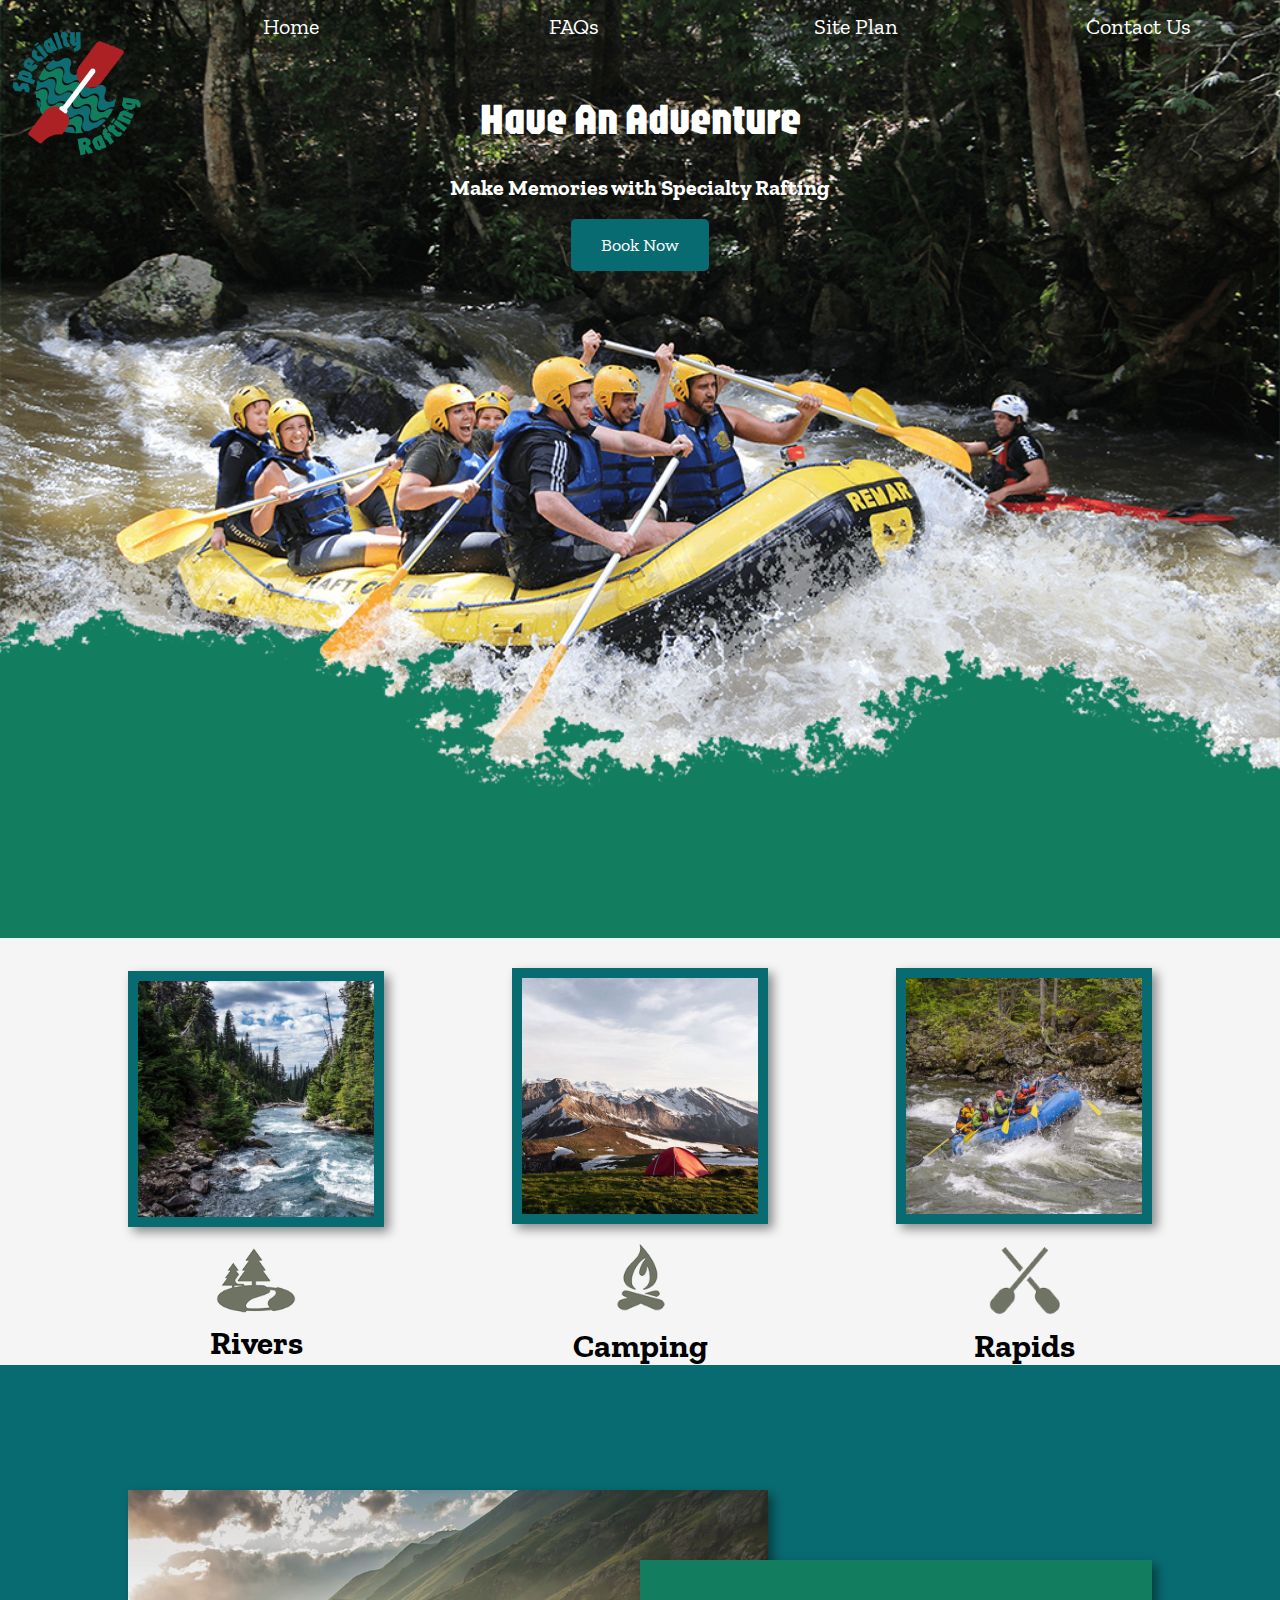
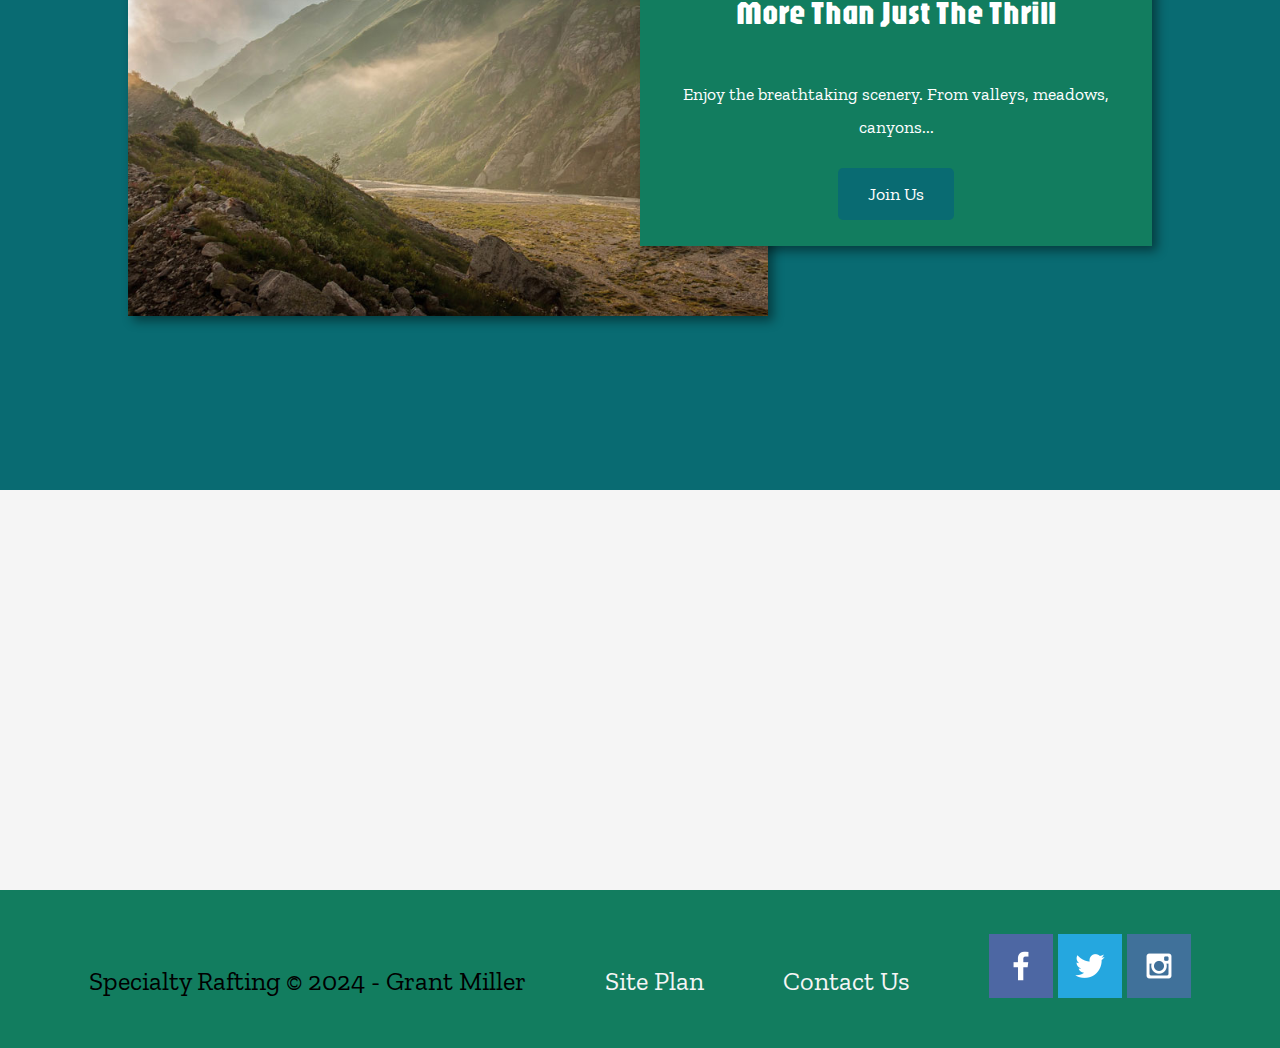
<file: wwr/index.html>
<!DOCTYPE html>
<html lang="en">
<head>
    <meta charset="UTF-8">
    <meta name="viewport" content="width=device-width, initial-scale=1.0">
    <title>Specialty Rafting | Home</title>
</head>
<body>
    <div id="content">
    <header>
        <a href="index.html" id="logo_link">
            <img class="logo" src="images/web_imgs/Prosthetic-Oar_type.png" alt="Specialty Rafting Logo">
        </a>
        <link rel="stylesheet" href="wwr/styles/style.css">
        <nav>
            <a href="index.html">Home</a>
            <a href="faqs.html">FAQs</a>
            <a href="site-plan-rafting.html">Site Plan</a>
            <a href="contactus.html">Contact Us</a>
        </nav>
    </header>
    <div id="hero">
        <div id="hero-box">
            <img id="hero-img" src="images/hero.png" alt="People enjoying white water rafting">
        </div>
    <section id="hero-msg">
        <h1 class="home-title">Have An Adventure</h1>
        <h4>Make Memories with Specialty Rafting</h4>
        <div class="button-box">
            <a class="book" href="contactus.html">Book Now</a>
        </div>
    </section>
    </div>
    <main class="home-grid">
            <section class="rivers-card">
                <img class="card-img" src="images/rivers.jpg" alt="river in forest">
                <img class="icon" src="images/river_icon.png" alt="river icon">
                <h2>Rivers</h2>
            </section>
            <section class="camping-card">
                <img class="card-img" src="images/camping.jpg" alt="tent in mountains">
                <img class="icon" src="images/fire_icon.png" alt="fire icon">
                <h2>Camping</h2>
            </section>
            <section class="rapids-card">
                <img class="card-img" src="images/rapids.jpg" alt="raftingf boat">
                <img class="icon" src="images/oars.png" alt="oars icon">
                <h2>Rapids</h2>
            </section>
            <div id="background">

            </div>
                <img class="mountains" src="images/mountains.jpg" alt="Misty mountains">
            <section class="msg">
                <h2>More Than Just The Thrill</h2>
                <p>Enjoy the breathtaking scenery. From valleys, meadows, canyons...</p>
                <a class="join" href="rivers.html">Join Us</a>
            </section>
            <!--Testing my logo-->
            <!--End-->
    </main>
        <footer>
            <p>Specialty Rafting &copy; 2024 - Grant Miller</p>
            <p><a href="site-plan-rafting.html">Site Plan</a></p>
            <p><a href="contactus.html">Contact Us</a></p>
            <div class="social">
                <a href="https://facebook.com" target="blank">
                    <img src="images/facebook.png" alt="fb icon">
                </a>
                <a href="https://twitter.com" target="blank">
                    <img src="images/twitter.png" alt="twitter icon">
                </a>
                <a href="https://instagram.com" target="blank">
                    <img src="images/instagram.png" alt="instagram icon">
                </a>
            </div>
        </footer>
    </div>
</body>
</html>
</file>
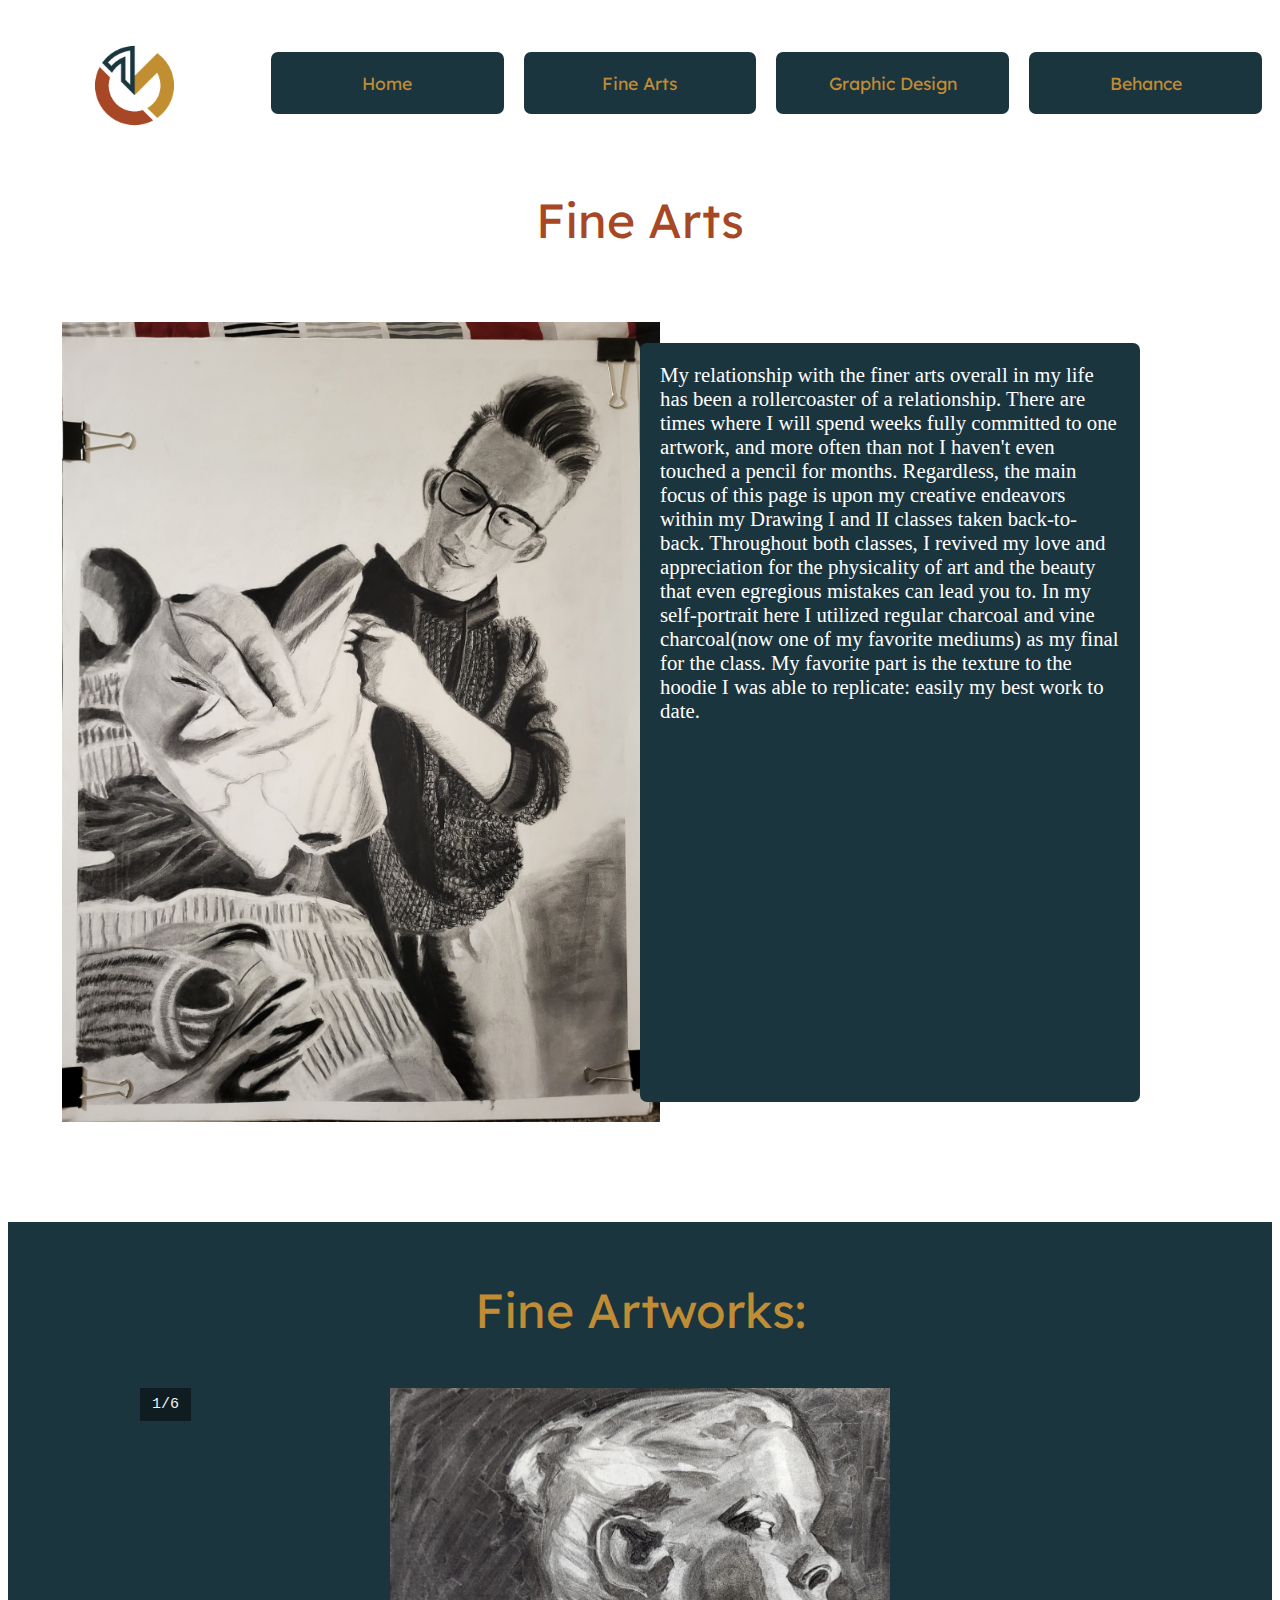
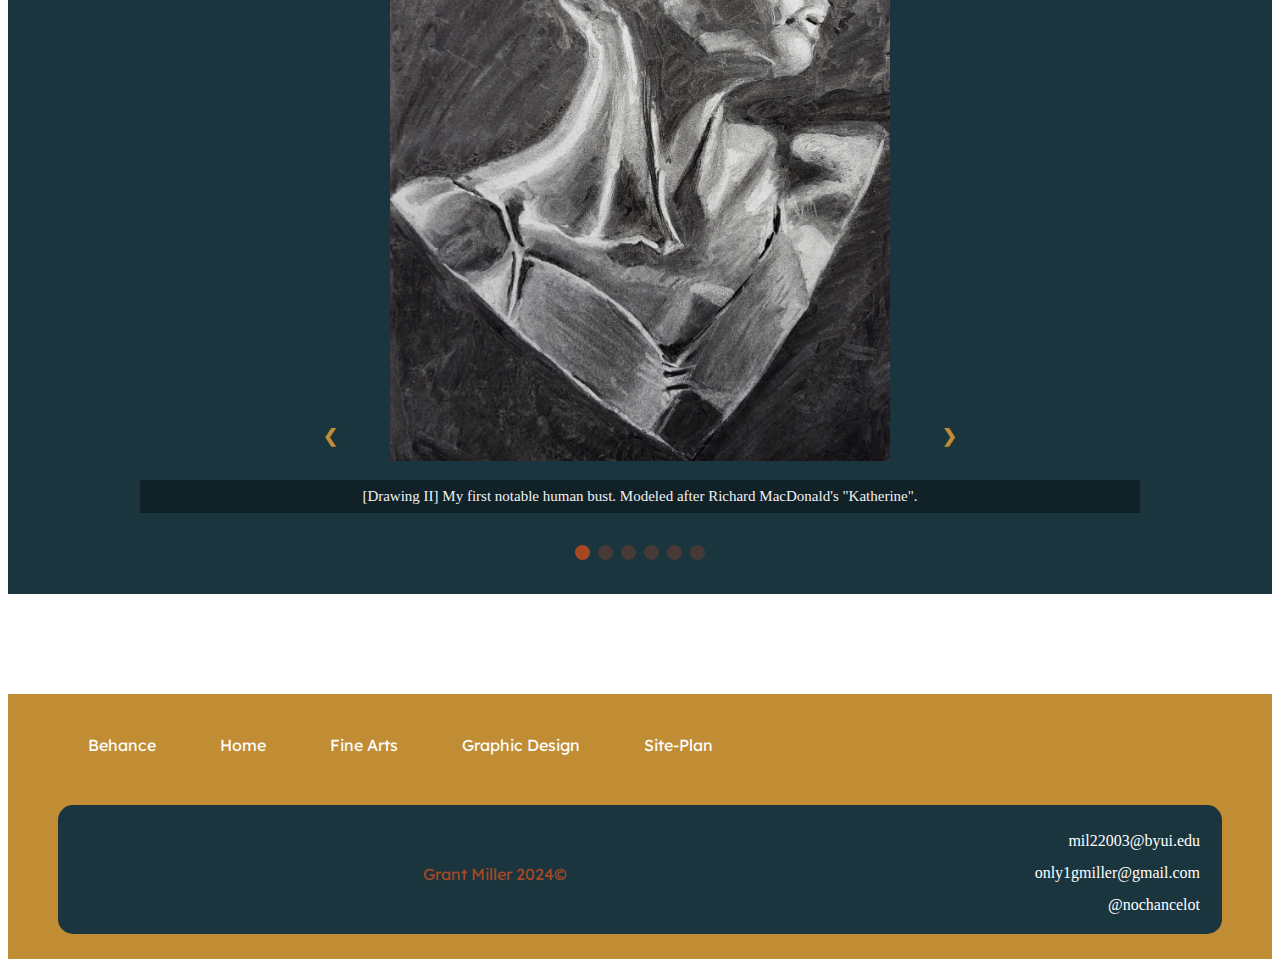
<file: portfolio_review/fine-arts.html>
<!DOCTYPE html>
<html lang="en-US">
    <head>
      <meta charset="utf-8">
      <title>Portfolio Home</title>
      <link type="text/css" rel="stylesheet" href="styles/portfolio.css">
    <style>@import url('https://fonts.googleapis.com/css2?family=Lexend+Deca:wght@100..900&family=Outfit:wght@100..900&display=swap');
    </style>
    </head>
  <div id="content">
    <header>
        <a href="index.html" id="logo_link">
            <img class="logo" src="images/Logotype.png" alt="Specialty Rafting Logo">
        </a>
        <link rel="stylesheet" href="styles/portfolio.css">
        <nav>
            <a href="index.html">Home</a>
            <a href="fine-arts.html">Fine Arts</a>
            <a href="graphic-design.html">Graphic Design</a>
            <a href="https://www.behance.net/grantmiller12">Behance</a>
        </nav>
    </header>
    <main>
      <h1>Fine Arts</h1>
      <div id="intro-img">
        <img id="charcoal-self" src="optimized/20231229_173205-min.jpg" alt="">
        <p>My relationship with the finer arts overall in my life has been a rollercoaster of a relationship. There are times where I will spend weeks fully committed to one artwork, and more often than not I haven't even touched a pencil for months. Regardless, the main focus of this page is upon my creative endeavors within my Drawing I and II classes taken back-to-back. Throughout both classes, I revived my love and appreciation for the physicality of art and the beauty that even egregious mistakes can lead you to. In my self-portrait here I utilized regular charcoal and vine charcoal(now one of my favorite mediums) as my final for the class. My favorite part is the texture to the hoodie I was able to replicate: easily my best work to date.</p>
      </div>

      <div id="sneak-peek">
        <p class="textII">Fine Artworks:</p>
        <!-- Slideshow W3 schools here-->
        <div class="slideshow-container">
            <!--full-width images w/number and caption text-->
            <!--Image bust-->
            <div class="mySlides fade">
                <div class="numbertext">1/6</div>
                    <img id="bust" src="optimized/20231009_185314-min.jpg" alt="">
                <div class="text">[Drawing II] My first notable human bust. Modeled after Richard MacDonald's "Katherine".</div>
            </div>
            <!--Image floating-->
            <div class="mySlides fade">
                <div class="numbertext">2/6</div>
                    <img id="floating" src="optimized/20231203_205141-min.jpg" alt="">
                <div class="text">[Drawing II] "Floating". Graphite 2H-4B pencils.</div>
            </div>
            <!--Image ageless-->
            <div class="mySlides fade">
                <div class="numbertext">3/6</div>
                    <img id="ageless" src="optimized/20230601_221351-min.jpg" alt="">
                <div class="text">[Drawing I] One of my facial constructions. Graphite 2H pencil.</div>
            </div>
            <!--Image cinema-->
            <div class="mySlides fade">
                <div class="numbertext">4/6</div>
                    <img id="cinema" src="optimized/20230608_222856-min.jpg" alt="">
                <div class="text">[Drawing I] "Cinema". My favorite geometric construction. Graphite 2H pencil.</div>
            </div>
            <!--Image bat-man-->
            <div class="mySlides fade">
                <div class="numbertext">5/6</div>
                 <img id="bat-man" src="optimized/20231005_191855-min.jpg" alt="">
                <div class="text">[Drawing II] Travis Louie Master Copy. Graphite 2H-4B pencils.</div>
            </div>
            <!--Image stout-->
            <div class="mySlides fade">
                <div class="numbertext">6/6</div>
                    <img id="stout" src="optimized/20231005_191651-min.jpg" alt="">
                <div class="text">[Drawing II] My Historical Portrait Travis Louie Style: Vampire Squid/Gentleman. Graphite 2H-4B pencils.</div>
            </div>
            <!--Next and previous buttons-->
            <a class="prev" onclick="plusSlides(-1)">&#10094;</a>
            <a class="next" onclick="plusSlides(1)">&#10095;</a>
        </div>
        <br>

        <!--Dots/circles-->
        <div style="text-align:center">
            <span class="dot" onclick="currentSlide(1)"></span>
            <span class="dot" onclick="currentSlide(2)"></span>
            <span class="dot" onclick="currentSlide(3)"></span>
            <span class="dot" onclick="currentSlide(4)"></span>
            <span class="dot" onclick="currentSlide(5)"></span>
            <span class="dot" onclick="currentSlide(6)"></span> 
        </div>
        <!--JAVASCRIPT slideshow-->
        <script>
            let slideIndex = 1;
            showSlides(slideIndex);
            
            // Next/previous controls
            function plusSlides(n) {
              showSlides(slideIndex += n);
            }
            
            // Thumbnail image controls
            function currentSlide(n) {
              showSlides(slideIndex = n);
            }
            
            function showSlides(n) {
              let i;
              let slides = document.getElementsByClassName("mySlides");
              let dots = document.getElementsByClassName("dot");
              if (n > slides.length) {slideIndex = 1}
              if (n < 1) {slideIndex = slides.length}
              for (i = 0; i < slides.length; i++) {
                slides[i].style.display = "none";
              }
              for (i = 0; i < dots.length; i++) {
                dots[i].className = dots[i].className.replace(" active", "");
              }
              slides[slideIndex-1].style.display = "block";
              dots[slideIndex-1].className += " active";
            }
            </script>
    </div>
        <!--JAVASCRIPT END-->
    </main>
  </div>
  <footer>
    <p class="foot-link"><a href="https://www.behance.net/grantmiller12">Behance</a></p>
    <p class="foot-link"><a href="index.html">Home</a></p>
    <p class="foot-link"><a href="fine-arts.html">Fine Arts</a></p>
    <p class="foot-link"><a href="graphic-design.html">Graphic Design</a></p>
    <p class="foot-link"><a href="site-plan.html">Site-Plan</a></p>
    <div class="socials">
      <button onclick="myFunction()" class="js-copy-school-btn">mil22003@byui.edu</button>
      <button onclick="myFunction()" class="js-copy-email-btn">only1gmiller@gmail.com</button>
      <button onclick="myFunction()" class="js-copy-instagram-btn">@nochancelot</button>
      <!--Javascript -->
    <script>
      function myFunction(){
      confirm("Copied!")
    }
    // end of copy confirm script//
    function copyTextToClipboard(text) {
        var textArea = document.createElement("textarea");

  //
  // *** This styling is an extra step which is likely not required. ***
  //
  // Why is it here? To ensure:
  // 1. the element is able to have focus and selection.
  // 2. if the element was to flash render it has minimal visual impact.
  // 3. less flakyness with selection and copying which **might** occur if
  //    the textarea element is not visible.
  //
  // The likelihood is the element won't even render, not even a
  // flash, so some of these are just precautions. However in
  // Internet Explorer the element is visible whilst the popup
  // box asking the user for permission for the web page to
  // copy to the clipboard.
  //

  // Place in the top-left corner of screen regardless of scroll position.
  textArea.style.position = 'fixed';
  textArea.style.top = 0;
  textArea.style.left = 0;

  // Ensure it has a small width and height. Setting to 1px / 1em
  // doesn't work as this gives a negative w/h on some browsers.
  textArea.style.width = '2em';
  textArea.style.height = '2em';

  // We don't need padding, reducing the size if it does flash render.
  textArea.style.padding = 0;

  // Clean up any borders.
  textArea.style.border = 'none';
  textArea.style.outline = 'none';
  textArea.style.boxShadow = 'none';

  // Avoid flash of the white box if rendered for any reason.
  textArea.style.background = 'transparent';


  textArea.value = text;

  document.body.appendChild(textArea);
  textArea.focus();
  textArea.select();

  try {
    var successful = document.execCommand('copy');
    var msg = successful ? 'successful' : 'unsuccessful';
    console.log('Copying text command was ' + msg);
  } catch (err) {
    console.log('Oops, unable to copy');
  }

  document.body.removeChild(textArea);
}


var copyschoolBtn = document.querySelector('.js-copy-school-btn'),
    copyemailBtn = document.querySelector('.js-copy-email-btn');
    copyinstagramBtn = document.querySelector('.js-copy-instagram-btn');

copyschoolBtn.addEventListener('click', function(event) {
  copyTextToClipboard('mil22003@byui.edu');
});


copyemailBtn.addEventListener('click', function(event) {
  copyTextToClipboard('only1gmiller@gmail.com');
});

copyinstagramBtn.addEventListener('click', function(event) {
  copyTextToClipboard('@nochancelot');
});
        
    </script>
      <p>Grant Miller 2024&copy;</p>
    </div>
</footer>
</html>
</file>
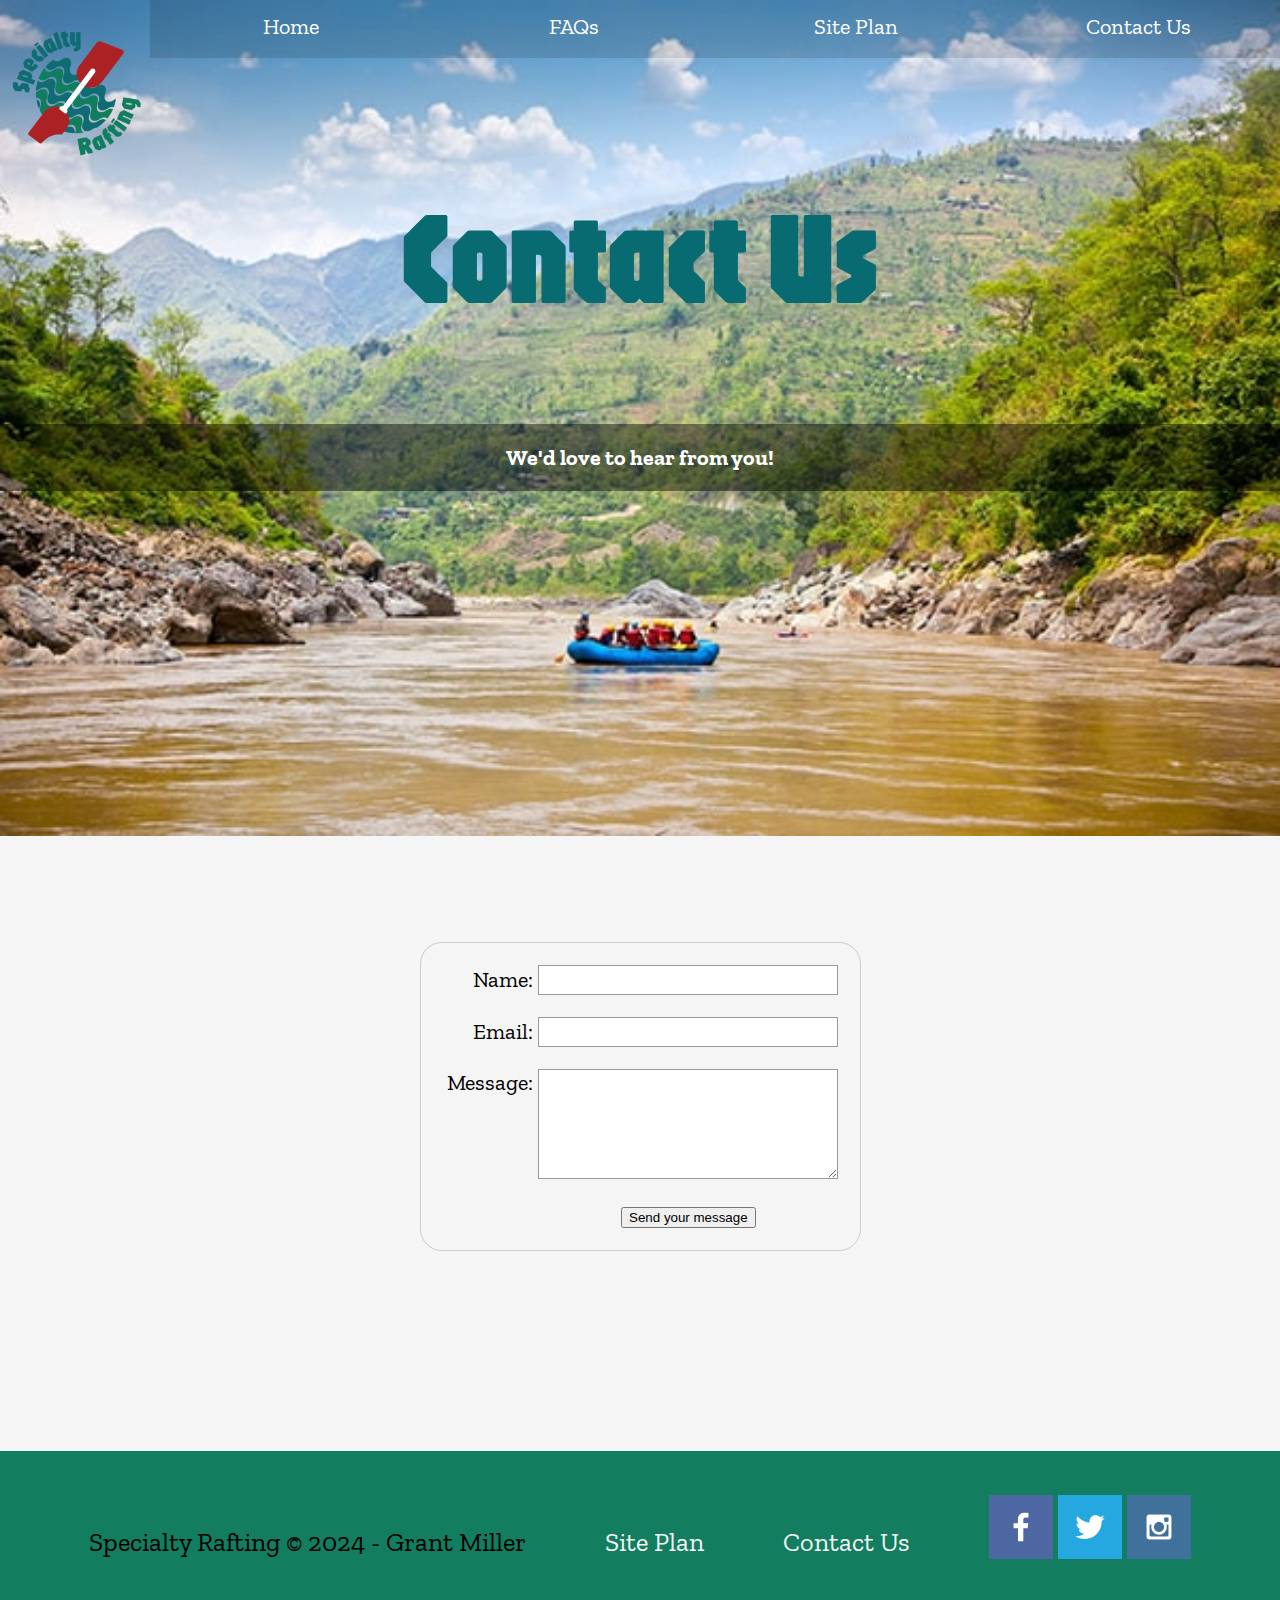
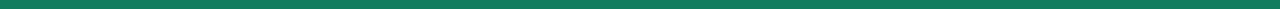
<file: wwr/contactus.html>
<!DOCTYPE html>
<html lang="en">
<head>
    <meta charset="UTF-8">
    <meta name="viewport" content="width=device-width, initial-scale=1.0">
    <title>Specialty Rafting | Contact Us</title>
</head>
<body>
    <div id="content">
    <header>
        <a href="index.html" id="logo_link">
            <img class="logo" src="images/web_imgs/Prosthetic-Oar_type.png" alt="Specialty Rafting Logo">
        </a>
        <link rel="stylesheet" href="wwr/styles/style.css">
        <nav>
            <a href="index.html">Home</a>
            <a href="faqs.html">FAQs</a>
            <a href="site-plan-rafting.html">Site Plan</a>
            <a href="contactus.html">Contact Us</a>
        </nav>
    </header>
    <div id="hero-faqs">
        <div id="hero-faqs-box">
            <img id="hero-img" src="images/valley-min.jpg" alt="Rafts floating down a river between a lush green valley">
        </div>
        <section id="hero-faqs-msg">
            <h1 class="faqs-title">Contact Us</h1>
            <h4>We'd love to hear from you!</h4>
        </section>
    </div>
    <style>
       body {
  /* Center the form on the page */
  text-align: center;
}

form {
  display: inline-block;
  /* Form outline */
  padding: 1em;
  border: 1px solid #ccc;
  border-radius: 1em;
}

ul {
  list-style: none;
  padding: 0;
  margin: 0;
}

form li + li {
  margin-top: 1em;
}

label {
  /* Uniform size & alignment */
  display: inline-block;
  min-width: 90px;
  text-align: right;
}

input,
textarea {
  /* To make sure that all text fields have the same font settings
     By default, textareas have a monospace font */
  font: 1em sans-serif;
  /* Uniform text field size */
  width: 300px;
  box-sizing: border-box;
  /* Match form field borders */
  border: 1px solid #999;
}

input:focus,
textarea:focus {
  /* Additional highlight for focused elements */
  border-color: #000;
}

textarea {
  /* Align multiline text fields with their labels */
  vertical-align: top;
  /* Provide space to type some text */
  height: 5em;
}

.button {
  /* Align buttons with the text fields */
  padding-left: 90px; /* same size as the label elements */
}

button {
  /* This extra margin represent roughly the same space as the space
     between the labels and their text fields */
  margin-left: 0.5em;
}
#feedback{
    background-color: antiquewhite;
    position: absolute;
    top:0;
    left:0;
    left:0;
    right:0;
    padding:.5em;
    /*make this element invisible until we are ready for it */
    display:none;
}
.moveDown{
    margin-top:3em;
    z-index:3;
}
    </style>
    <main>
        <div id="feedback">
        </div>
        <form action="/my-handling-form-page" method="post">
            <ul>
                <li>
                    <label for="name">Name:</label>
                    <input type="text" id="name" name="user_name"/>
                </li>
                <li>
                    <label for="mail">Email:</label>
                    <input type="email" id="mail" name="user_email"/>
                </li>
                <li>
                    <label for="msg">Message:</label>
                    <textarea id="msg" name="user_message"></textarea>
                </li>
                <li class="button">
                    <button type="submit">Send your message</button>
                </li>
            </ul>
        </form>
        <script>
            // get the feedback div element so we can do something with it.
            const feedbackElement = document.getElementById('feedback');
            // get the form so we can read what was entered in it.
            const formElement = document.forms[0];
            // add a 'listener' to wait for a submission of our form. When that happens run the code below.
            formElement.addEventListener('submit', function(e) {
                // stop the form from doing the default action.
                e.preventDefault();
                // set the contents of our feedback element to a message letting the user know the form was submitted successfully. Notice that we pull the name that was entered in the form to personalize the message!
                feedbackElement.innerHTML = 'Hello '+ formElement.user_name.value +'! Thank you for your message. We will get back with you as soon as possible!';
                // make the feedback element visible.
                feedbackElement.style.display = "block";
                // add a class to move everything down so our message doesn't cover it.
                document.body.classList.toggle('moveDown');
            });
        </script>
    </main>
        <footer>
            <p>Specialty Rafting &copy; 2024 - Grant Miller</p>
            <p><a href="site-plan-rafting.html">Site Plan</a></p>
            <p><a href="contactus.html">Contact Us</a></p>
            <div class="social">
                <a href="https://facebook.com" target="blank">
                    <img src="images/facebook.png" alt="fb icon">
                </a>
                <a href="https://twitter.com" target="blank">
                    <img src="images/twitter.png" alt="twitter icon">
                </a>
                <a href="https://instagram.com" target="blank">
                    <img src="images/instagram.png" alt="instagram icon">
                </a>
            </div>
        </footer>
    </div>
</body>
</html>
</file>
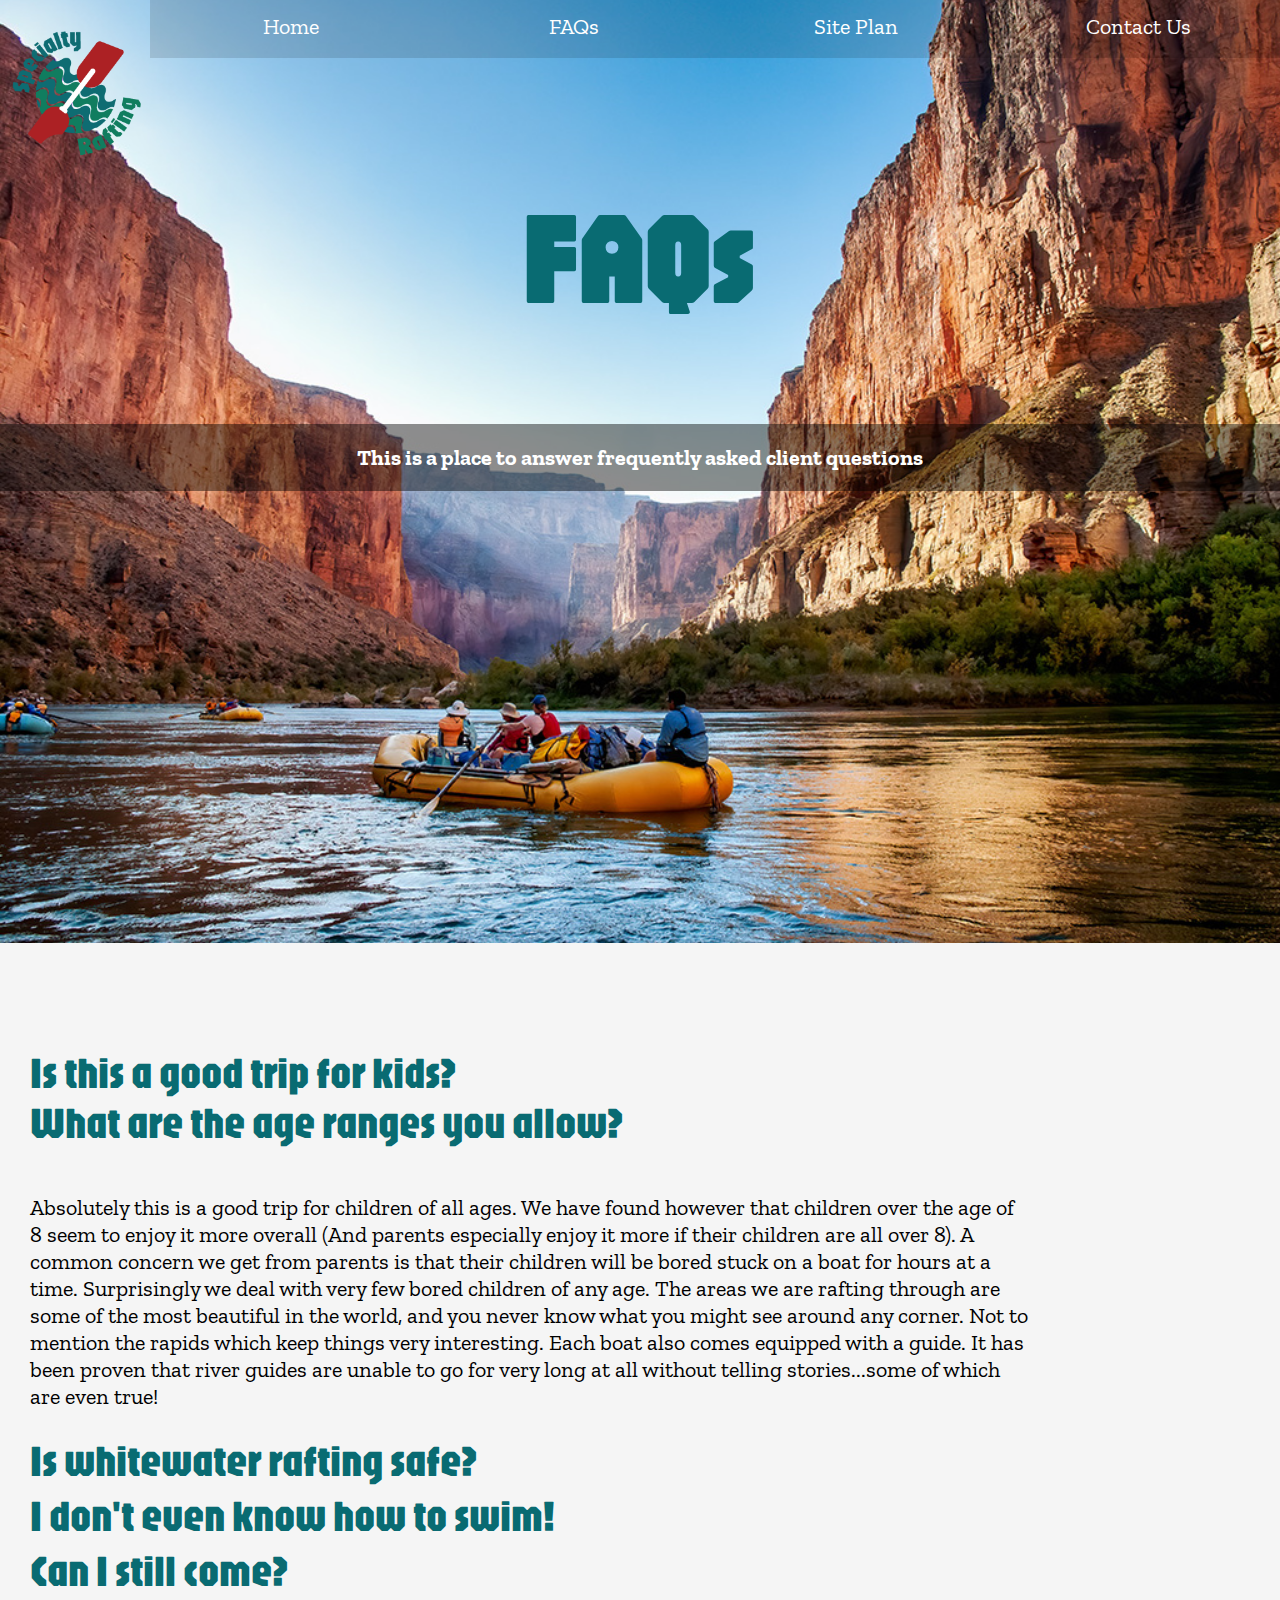
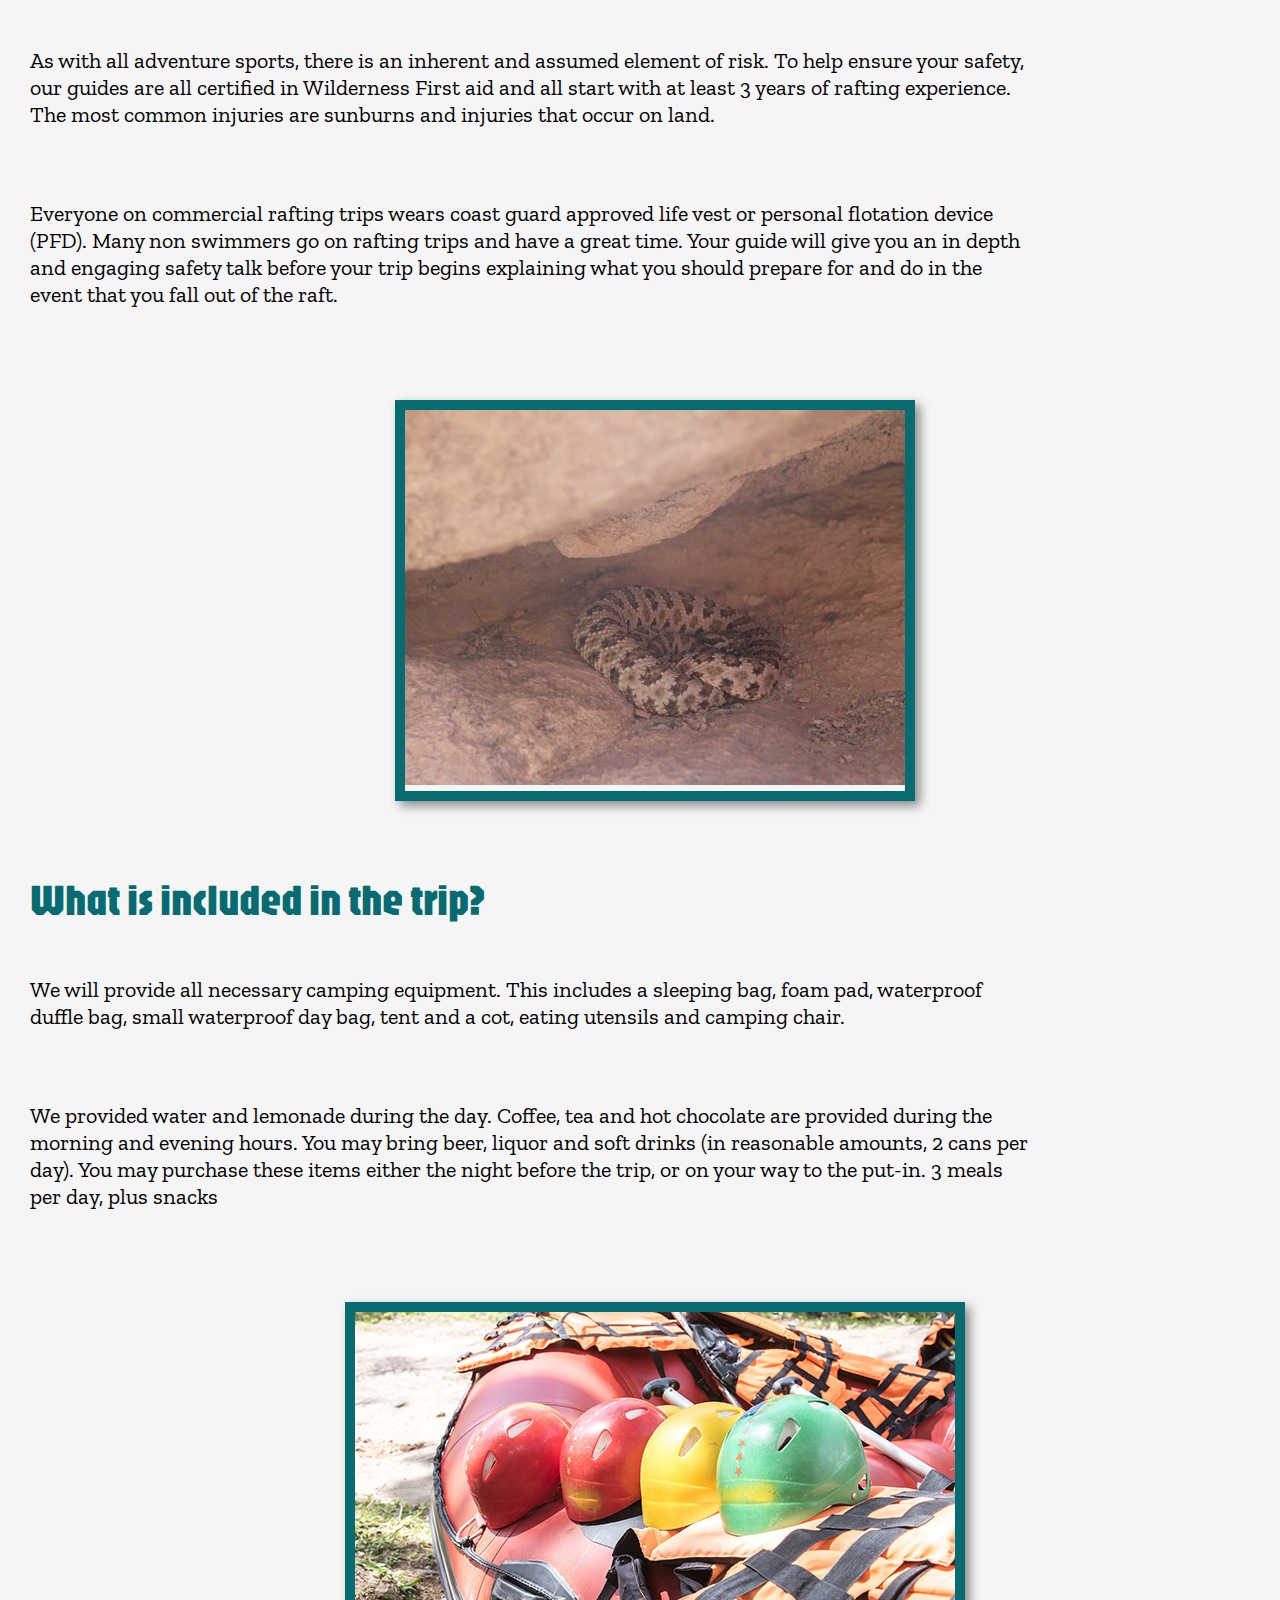
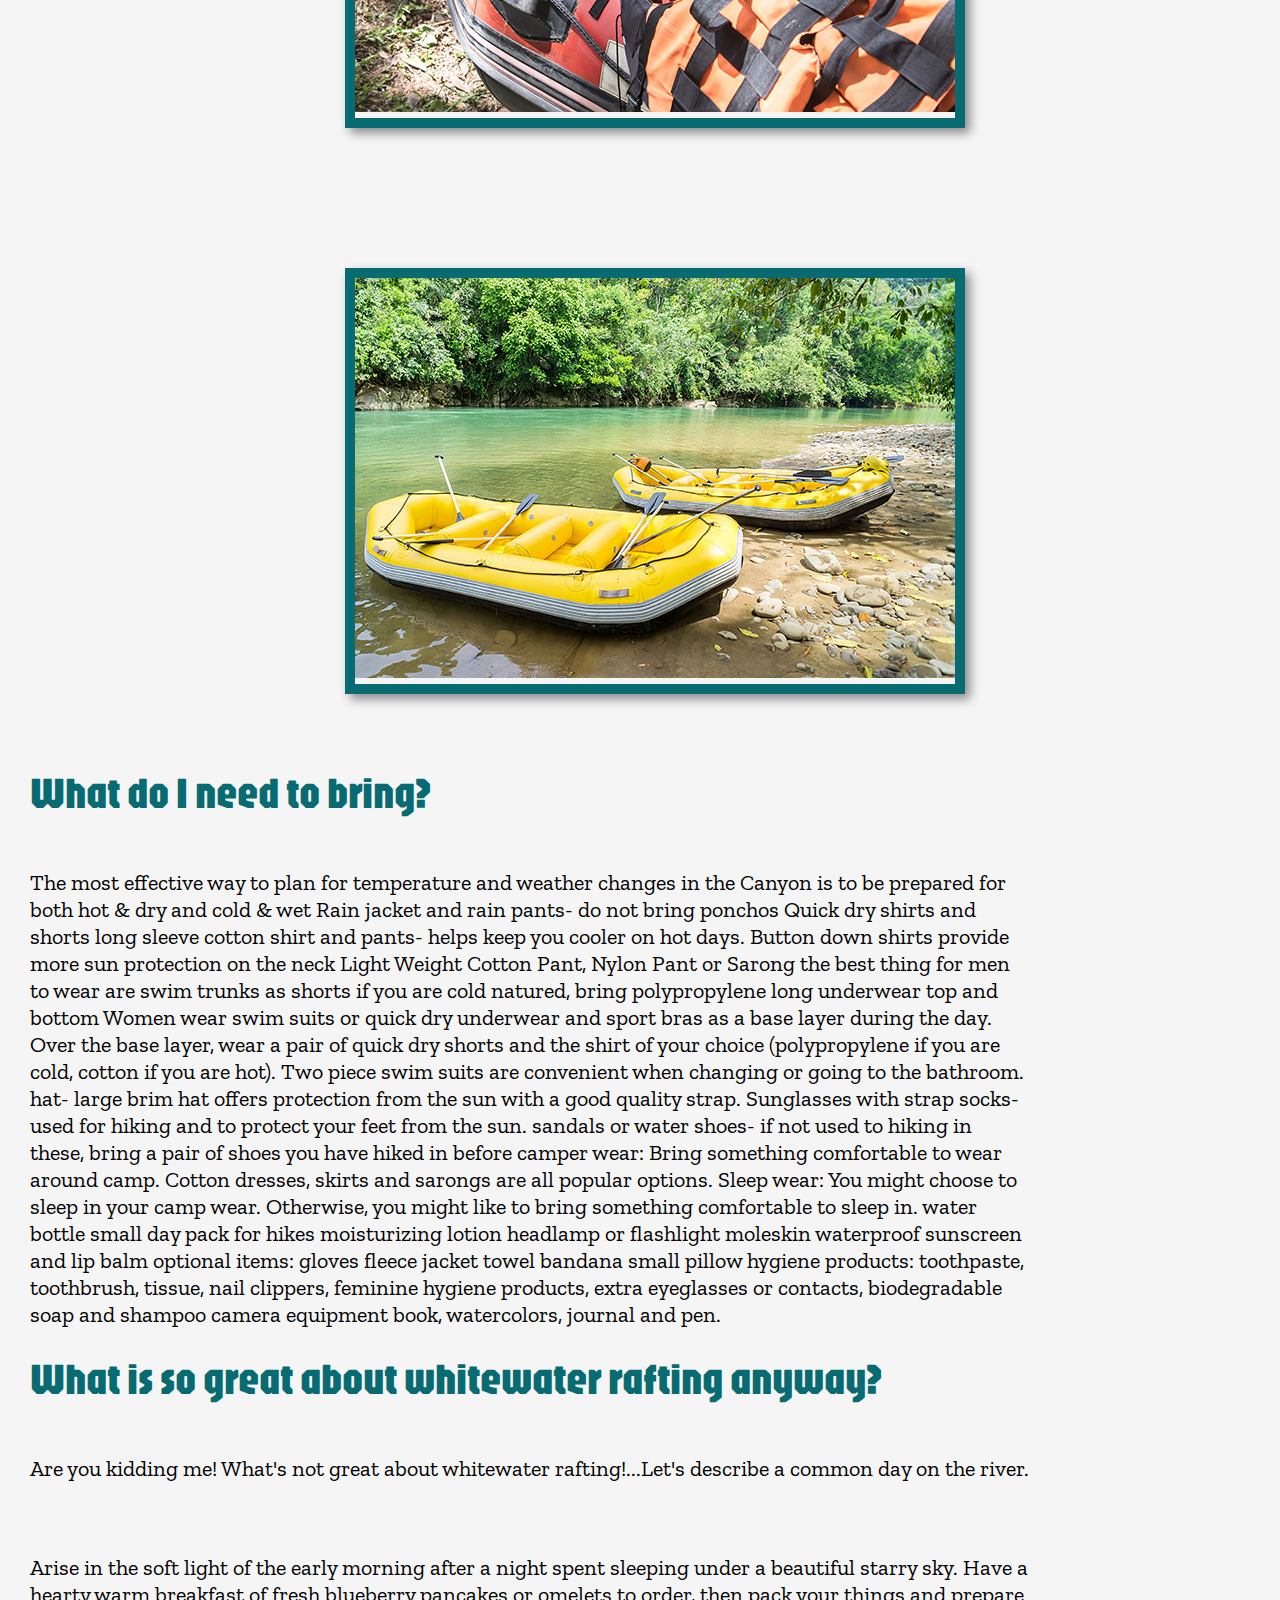
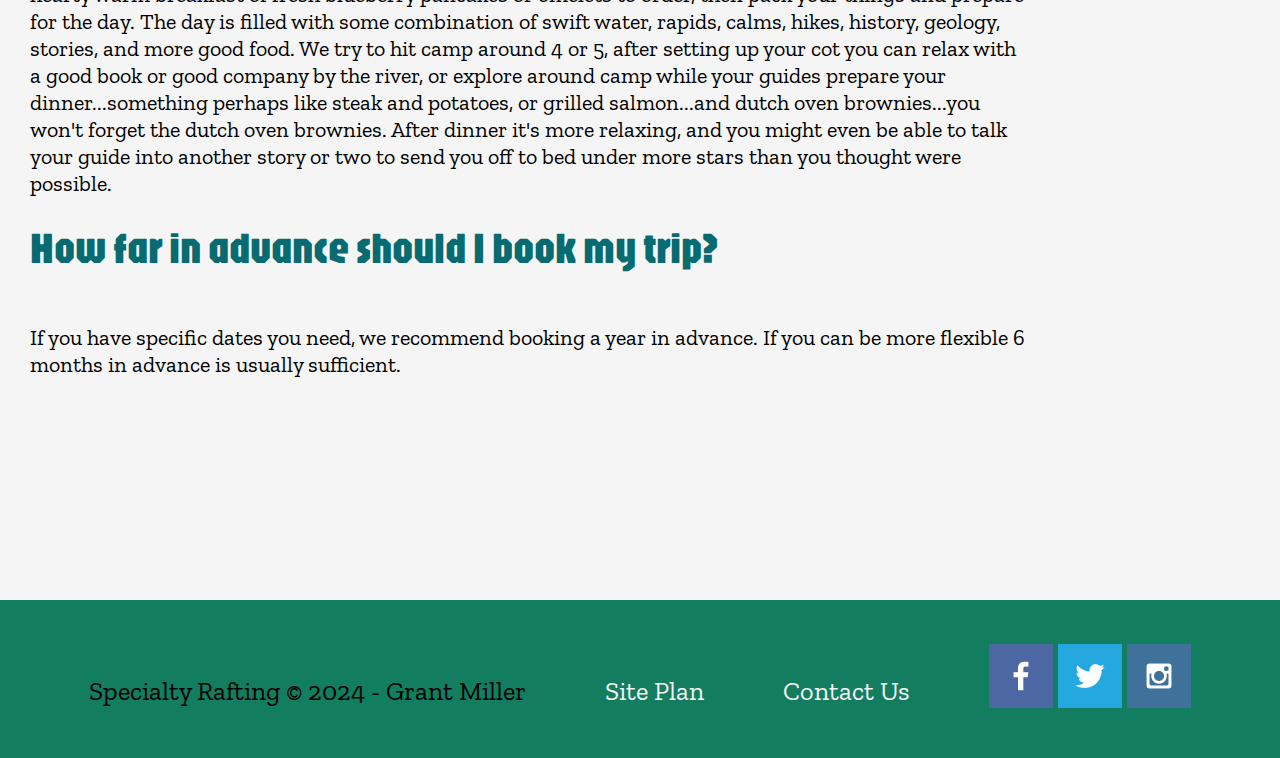
<file: wwr/faqs.html>
<!DOCTYPE html>
<html lang="en">
<head>
    <meta charset="UTF-8">
    <meta name="viewport" content="width=device-width, initial-scale=1.0">
    <title>Specialty Rafting | Home</title>
</head>
<body>
    <div id="content">
    <header>
        <a href="index.html" id="logo_link">
            <img class="logo" src="images/web_imgs/Prosthetic-Oar_type.png" alt="Specialty Rafting Logo">
        </a>
        <link rel="stylesheet" href="wwr/styles/style.css">
        <nav>
            <a href="index.html">Home</a>
            <a href="faqs.html">FAQs</a>
            <a href="site-plan-rafting.html">Site Plan</a>
            <a href="contactus.html">Contact Us</a>
        </nav>
    </header>
    <div id="hero-faqs">
        <div id="hero-faqs-box">
            <img id="hero-img" src="images/canyon.jpg" alt="Rafts floating down a river between the rocky walls of a canyon">
        </div>
        <section id="hero-faqs-msg">
            <h1 class="faqs-title">FAQs</h1>
            <h4>This is a place to answer frequently asked client questions</h4>
        </section>
    </div>
    <main class="faqs-grid">
        <div class="question">
            <p>Is this a good trip for kids?</p>
            <p>What are the age ranges you allow?</p>
        </div>
        <p>Absolutely this is a good trip for children of all ages. We have found however that children over the age of 8 seem to enjoy it more overall (And parents especially enjoy it more if their children are all over 8). A common concern we get from parents is that their children will be bored stuck on a boat for hours at a time. Surprisingly we deal with very few bored children of any age. The areas we are rafting through are some of the most beautiful in the world, and you never know what you might see around any corner. Not to mention the rapids which keep things very interesting. Each boat also comes equipped with a guide. It has been proven that river guides are unable to go for very long at all without telling stories...some of which are even true!</p>

        <h2 class="question">Is whitewater rafting safe?</h2>
        <h2 class="question">I don't even know how to swim!</h2>
        <h2 class="question">Can I still come?</h2>

        <p>As with all adventure sports, there is an inherent and assumed element of risk. To help ensure your safety, our guides are all certified in Wilderness First aid and all start with at least 3 years of rafting experience. The most common injuries are sunburns and injuries that occur on land.</p>
        <p>Everyone on commercial rafting trips wears coast guard approved life vest or personal flotation device (PFD). Many non swimmers go on rafting trips and have a great time. Your guide will give you an in depth and engaging safety talk before your trip begins explaining what you should prepare for and do in the event that you fall out of the raft.</p>
        <div class="faq-imgs">
            <img id="rattle-snake" src="images/rattle-snake.jpg" alt="a hidden coiled rattlesnake underneath a rock outcrop">
        </div>
        <h2 class="question">What is included in the trip?</h2>
        <p>We will provide all necessary camping equipment. This includes a sleeping bag, foam pad, waterproof duffle bag, small waterproof day bag, tent and a cot, eating utensils and camping chair.</p>
        <p>We provided water and lemonade during the day. Coffee, tea and hot chocolate are provided during the morning and evening hours. You may bring beer, liquor and soft drinks (in reasonable amounts, 2 cans per day). You may purchase these items either the night before the trip, or on your way to the put-in. 3 meals per day, plus snacks</p>
        <div class="faq-imgs">
            <img id="hard-hats" src="images/hard_hats.jpg" alt="a raft with several colorful rafting hardhats">
        </div>
        <div class="faq-imgs">
            <img id="yellow-rafts" src="images/yellow_rafts.jpg" alt="a couple yellow inflatable rafts ready to go">
        </div>
        <h2 class="question">What do I need to bring?</h2>
        <p>The most effective way to plan for temperature and weather changes in the Canyon is to be prepared for both hot & dry and cold & wet Rain jacket and rain pants- do not bring ponchos Quick dry shirts and shorts long sleeve cotton shirt and pants- helps keep you cooler on hot days. Button down shirts provide more sun protection on the neck Light Weight Cotton Pant, Nylon Pant or Sarong the best thing for men to wear are swim trunks as shorts if you are cold natured, bring polypropylene long underwear top and bottom Women wear swim suits or quick dry underwear and sport bras as a base layer during the day. Over the base layer, wear a pair of quick dry shorts and the shirt of your choice (polypropylene if you are cold, cotton if you are hot). Two piece swim suits are convenient when changing or going to the bathroom. hat- large brim hat offers protection from the sun with a good quality strap. Sunglasses with strap socks- used for hiking and to protect your feet from the sun. sandals or water shoes- if not used to hiking in these, bring a pair of shoes you have hiked in before camper wear: Bring something comfortable to wear around camp. Cotton dresses, skirts and sarongs are all popular options. Sleep wear: You might choose to sleep in your camp wear. Otherwise, you might like to bring something comfortable to sleep in. water bottle small day pack for hikes moisturizing lotion headlamp or flashlight moleskin waterproof sunscreen and lip balm optional items: gloves fleece jacket towel bandana small pillow hygiene products: toothpaste, toothbrush, tissue, nail clippers, feminine hygiene products, extra eyeglasses or contacts, biodegradable soap and shampoo camera equipment book, watercolors, journal and pen.</p>
        <h2 class="question">What is so great about whitewater rafting anyway?</h2>
        <p>Are you kidding me! What's not great about whitewater rafting!...Let's describe a common day on the river.</p>
        <p>Arise in the soft light of the early morning after a night spent sleeping under a beautiful starry sky. Have a hearty warm breakfast of fresh blueberry pancakes or omelets to order, then pack your things and prepare for the day. The day is filled with some combination of swift water, rapids, calms, hikes, history, geology, stories, and more good food. We try to hit camp around 4 or 5, after setting up your cot you can relax with a good book or good company by the river, or explore around camp while your guides prepare your dinner...something perhaps like steak and potatoes, or grilled salmon...and dutch oven brownies...you won't forget the dutch oven brownies. After dinner it's more relaxing, and you might even be able to talk your guide into another story or two to send you off to bed under more stars than you thought were possible.</p>
        <h2 class="question">How far in advance should I book my trip?</h2>
        <p>If you have specific dates you need, we recommend booking a year in advance. If you can be more flexible 6 months in advance is usually sufficient.</p>

    </main>
        <footer>
            <p>Specialty Rafting &copy; 2024 - Grant Miller</p>
            <p><a href="site-plan-rafting.html">Site Plan</a></p>
            <p><a href="contactus.html">Contact Us</a></p>
            <div class="social">
                <a href="https://facebook.com" target="blank">
                    <img src="images/facebook.png" alt="fb icon">
                </a>
                <a href="https://twitter.com" target="blank">
                    <img src="images/twitter.png" alt="twitter icon">
                </a>
                <a href="https://instagram.com" target="blank">
                    <img src="images/instagram.png" alt="instagram icon">
                </a>
            </div>
        </footer>
    </div>
</body>
</html>
</file>
<file: wwr/wwr/styles/style.css>
@import url('https://fonts.googleapis.com/css2?family=Jaro:opsz@6..72&family=Zilla+Slab:ital,wght@0,300;0,400;0,500;0,600;0,700;1,300;1,400;1,500;1,600;1,700&display=swap');

#content{
    margin: 0 auto;
}
nav{
        display: flex;
        justify-content: space-around;
    }
nav a{
    text-align: center;
    color: white;
    text-decoration: none;
    background-color:#00000020;
    padding-top: 13px;
    padding-bottom:10px;
    max-height: 35px;
    width: 100%;
    z-index:1;
}
nav a:hover{
    background-color: #AC2020;
    color: white
}
#hero-msg h1, #hero-msg h4{
    text-align: center;
    color: white;
    z-index: 2;
}
#hero-msg h4{
    color: white;
    z-index: 2;
}
#hero-msg{
    margin-top: 100px;
    grid-column: 2/3;
    grid-row: 1/2;
    z-index: 2;
}
.button-box{
    text-align: center
}
main section{
    text-align: center;
}
main section img{
    box-sizing: border-box;
}
#background{
    height: 725px;
}
body{
    background-color: whitesmoke;
    font-family: 'Zilla Slab', 'Courier New', 'Monaco';
    font-size: 22px;
    margin: 0;
    padding: 0;
}
h2{
    margin: 0;
}
header{
    background-color: whitesmoke;
    display: grid;
    grid-template-columns: 150px auto;
}
.book, .join{
    background-color: #096B72;
    color: white;
    text-decoration: none;
    font-size: 18px;
    padding: 15px 30px;
    margin-top: 50px;
    border-radius: 5px;

}
.book:hover, .join:hover{
    background-color: #AC2020;
    color:white
}
#background{
    background-color: #096B72;
    max-height: 100%;
    margin-bottom: 200px;
    grid-column: 1/11;
    grid-row: 4/11;
}
.home-title{
    font-family: 'Jaro', 'Copperplate', 'Lucida Console';
    font-size: 2em;
}
.home-grid{
    display: grid;
    grid-template-columns: repeat(10, 1fr);
    grid-template-rows: 1fr auto auto auto auto auto auto auto auto auto auto;
    width: 100%;
}
.msg{
    background-color: #127D5F;
    line-height: 1.5em;
    padding: 35px;
    max-width: 100%;
    grid-column: 6/10;
    grid-row: 6/7;
    box-shadow: 5px 5px 10px #00000070;
}
.msg h2{
    color: white;
    font-family: 'Jaro', 'Copperplate', 'Lucida Console';
}
.msg p{
    color: white;
    font-size: .8em;
    padding-bottom: 15px;
}
footer{
    background-color: #127D5F;
    color:black;
    padding: 25px 50px;
    margin-top: 200px;
    display: flex;
    justify-content: space-around;
    align-items: center;
}
footer p{
    font-size: 1.2em;
}
footer p a:hover{
    text-decoration: underline;
}
footer a{
    color:whitesmoke;
    text-decoration: none;
}
footer a:hover{
    color: white;
}

.home-title{
    color:black;
    margin-top: 10px;
}
h4{
    color:black;
}
.logo{
    min-width: 100px;
    max-width: 100%;
    padding: 0px;
}
.icon{
    padding-top: 10px;
    width:80px;
}
#hero-img{
    width:100%;
    margin-bottom: 100px;
}
#hero{
    background-color:#127D5F;
    display: grid;
    grid-template-columns: 1fr 3fr 1fr;
    margin-top: -203px;
    z-index: 0;
}
#hero-box{
    grid-column: 1/4;
    grid-row: 1/3;
    z-index: 0;
}
#logo_link{
    padding-top: 5px;
    justify-self: center;
    align-self: center;
    z-index: 1;
}
.rivers-card{
    margin: auto;
    grid-column: 2/4;
    grid-row: 2/3;

}
.camping-card{
    margin: auto;
    grid-column: 5/7;
    grid-row: 2/3;
}
.rapids-card{
    margin: auto;
    grid-column: 8/10;
    grid-row: 2/3;
}
.mountains{
    grid-column: 2/7;
    grid-row: 5/8;
    box-shadow: 5px 5px 10px #00000070;
}
.card-img{
    margin-top: 30px;
    border: 10px solid #096B72;
    transition: transform .5s;
    box-shadow: 5px 5px 10px #00000070;
}
.card-img, .mountains{
    width: 100%;
}
.card-img:hover{
    opacity: .6;
    transform: scale(1.1);
}
/* FAQS Page below*****************************************************
*/
.faqs-grid{
    display:grid;
    grid-template-columns: 1fr 3fr 1fr;
    padding-left:30px;
}
#hero-faqs{
    display: grid;
    grid-template-columns: 1fr 3fr 1fr;
    grid-template-rows: 1fr 3fr 1fr;
    margin-top: -200px;
    z-index: 0;
    width:100%;
}
#hero-faqs-box{
    grid-column: 1/4;
    grid-row: 1/5;
    z-index: 0;
}
#hero-faqs-msg{
    margin-top: 100px;
    grid-column: 1/4;
    grid-row: 1/5;
    z-index: 2;
}
#hero-faqs-msg h1, #hero-faqs-msg h4{
    text-align: center;
    z-index: 2;
}
#hero-faqs-msg h1{
    color:#096B72;
}
#hero-faqs-msg h4{
    background-color:#00000070;
    padding: 20px;
    color:white;
}
.faqs-title{
    font-family: 'Jaro', 'Copperplate', 'Lucida Console';
    font-weight:100;
    font-size: 6em;
}
.question{
    grid-column:1/4;
    font-family: 'Jaro', 'Copperplate', 'Lucida Console';
    font-weight:100;
    font-size: 2em;
    color:#096B72;
}
.question p{
    grid-column:1/4;
    margin-block:-5px;
}
p{
    grid-column:1/3;
    margin-top: 50px;
}
.faq-imgs{
    grid-column:1/4;
    text-align:center;
    margin:auto auto;
    justify-items:center;
    margin-top: 70px;
    margin-bottom:70px;
    border: 10px solid #096B72;
    box-shadow: 5px 5px 10px #00000070;
    max-width:min-content;
    max-height:min-content;
    
}
@media screen and (max-width: 900px) {
    #hero, .home-grid {
        display: block;
        height: auto;
    }
    nav, footer {
        flex-direction: column;
    }
    nav a {
        display: block;
        padding: 15px;
    }
    #hero {
        margin-top: 0;
    }
    #hero-msg {
        margin-top: 0;
    }
    #hero-msg h4 {
        display: none;
    }
    #hero-msg h1 {
        color: #6f7364;
    }
    .home-title {
        font-size: 25px;
    }
    .rivers-card, .camping-card, .rapids-card { 
        margin: 50px auto;
        width: 60%;
    }
    #background {
        display: none;
    }
    .mountains, .msg {
        width: 80%;
        display: block;
        margin: 0 auto;
    }
    footer {
        margin-top: 25px;
    }
}
</file>
<file: portfolio_review/styles/portfolio.css>
.slideshow-container img{
    max-width:50%;
}
header{
  max-width:100%;
  grid-template-rows:150px;
  grid-template-columns: repeat(5, 20%);
  display:grid;
}
.logo{
  grid-column:1/2;
  grid-row:1/2;
  max-height:70%;
  max-width:70%;
  display:block;
  margin:0 auto;
  margin-top:25px;
}
nav{
  display:flex;
  justify-content:space-around;
  grid-column:2/6;
  grid-row:1/2;
  justify-self:center;
  align-self:center;
  width:100%;
  font-size:1.1em;
  font-family:'Lexend Deca';
}
nav a{
  display:inline;
  text-align:center;
  padding: 20px 6px 20px 6px;
  margin:auto 10px;
  text-decoration: none;
  background-color:#1B353F;
  color:#C08C34;
  width: 100%;
  border-radius:7px;
  z-index:1;
}
nav a:hover{
background-color: #A84724;
color: white
}
main h1{
  text-align:center;
  font-size:3em;
  font-family:'Lexend Deca';
  font-weight:400;
  padding-bottom:40px;
  color:#A84724;
}
#me{
  font-size:1.3em;
  font-family:"Courier Prime";
  text-align:left;
  grid-template-columns:50% 20px 1fr;
  grid-template-rows:1fr 100px;
  display:grid;
}
#self{
  max-width:100%;
  max-height:800px;
  grid-column:1/3;
  grid-row:1/2;
  justify-self:right;
}
#me p{
  grid-column:2/4;
  grid-row:1/2;
  z-index:1;
  background-color:#C08C34;
  padding:20px;
  color:white;
  border-radius:7px;
  max-width:500px;
  font-size:1em;
}
#sneak-peek{
  padding-bottom:30px;
  padding-top:10px;
  color:#C08C34;
  background-color:#1B353F;
}
.textII{
  display:block;
  text-align:center;
  font-size:3em;
  font-family:'Lexend Deca';
  font-weight:400;
  text-align:center;
}
.textI{
  display:block;
  color:#1B353F;
  font-family:"Courier Prime";
  font-size:1.3em;
  text-align:left;
  padding-top:50px;
  margin:0 auto;
  max-width:800px;
}
.text{
  font-family:"Courier Prime";
  font-size:1em;
  text-align:center;
  z-index:2;
}
/*Image edits*/
#pin{
  min-width:650px;
}
#sloth{
  min-width:650px;
}
#circles{
  background-color:white;
  padding-top:10px;
}
#chess{
  min-width:650px;
}
#OTypographic{
  min-width:650px;
}
#choice{
  min-width:650px;
}
#lightning{
  min-width:650px;
}
#typography-comp{
  min-width:650px;
}
#business-card{
  min-width:800px;
}
#font-ad{
  min-width:100%;
}
#floating{
  min-width:600px;
}
#charcoal-self{
  max-width:100%;
  max-height:800px;
  grid-column:1/3;
  grid-row:1/2;
  justify-self:right;
}
#intro-img{
  font-size:1.3em;
  font-family:"Courier Prime";
  text-align:left;
  grid-template-columns:50% 20px 1fr;
  grid-template-rows:1fr 100px;
  display:grid;
}
#intro-img p{
  grid-column:2/4;
  grid-row:1/2;
  z-index:1;
  background-color:#1B353F;
  padding:20px;
  color:white;
  max-width:500px;
  border-radius:7px;
}
/*end of Image edits*/
#graphic-intro{
  grid-template-columns:5% repeat(7, 1fr) 5%;
  grid-template-rows:1fr repeat(9, 8%);
  display:grid;
  background-color:#1B353F;
  padding-bottom:50px;
}
#graphic-intro p{
  font-family:"Courier Prime";
  font-size:1.3em;
  color:white;
  grid-column:2/9;
  grid-row:1/2;
  z-index:6;
  max-width:900px;
  justify-self:center;
  padding:20px 20px 0 20px;
}
#first{
  grid-column:2/7;
  grid-row:2/7;
  z-index:2;
  justify-self:center;
  max-height:90vh;
}
.hideI{
  grid-column:2/7;
  grid-row:2/7;
  max-width:100%;
  max-height:90vh;
  overflow:auto;
  z-index:5;
  justify-self:center;
  pointer-events:none;
  display:none;
}
#first:hover + .hideI{
  display:inline;
  scale:1.1;
   z-index:4;}
#second{
  grid-column:3/8;
  grid-row:3/8;
  z-index:3;
  justify-self:center;
  max-height:90vh;
}
.hideII{
  grid-column:3/8;
  grid-row:3/8;
  max-width:100%;
  max-height:90vh;
  overflow:auto;
  z-index:5;
  justify-self:center;
  pointer-events:none;
  display:none;
}
#second:hover + .hideII{
  display:inline;
  scale:1.1;
}
#third{
  grid-column:4/9;
  grid-row:4/9;
  z-index:1;
  justify-self:center;
  max-height:90vh;
}
.hideIII{
  grid-column:4/9;
  grid-row:4/9;
  max-width:100%;
  max-height:90vh;
  overflow:auto;
  z-index:5;
  justify-self:center;
  pointer-events:none;
  display:none;
}
#third:hover + .hideIII{
  display:inline;
  scale:1.1;
}
.comic-pgs{
  max-width:100%;
  max-height:900px;
}
/*Footer*/
footer{
  background-color: #C08C34;
  color:white;
  padding: 25px 50px;
  margin-top: 100px;
  display:block;
  grid-template-rows:1fr 1fr 30px;
  grid-template-columns:1fr 2fr 100px;
  justify-content: space-around;
  align-items: center;
  min-height:200px;
}
  footer p{
    font-family:"Lexend Deca";
   font-size: 1em;
   font-weight:400;
   text-align:left;
   margin-bottom:50px;
  }
  footer p a:hover{
    text-decoration: underline;
    color:white;
  }
  footer a{
    color:white;
    text-decoration:none;
    padding:30px;
  }
  footer a:hover{
    color:white;
    text-decoration: underline;
  }
  .foot-link{
    display:inline-block;
    grid-row:1/5;
    justify-content:center;
  }
  .socials button{
    display:block;
    grid-column:4/5;
    font-size:1em;
    font-family:"Courier Prime";
    padding:5px 20px 5px 0px;
    margin-top:10px;
    color:white;
    background-color:#1B353F;
    border-color:#1B353F00;
    margin:0;
    text-align:right;
    z-index:3;
  }
  .socials{
    display:grid;
    grid-template-columns:1fr 1fr 1fr 1fr;
    grid-template-rows: 1fr 1fr 1fr;
    padding-top:20px;
    background-color:#1B353F;
    border-radius:15px;
    margin:0 auto;
    min-width:90%;
    min-height:100%;
  }
  .socials p{
    display:block;
    color:#A84724;
    margin-top:-70px;
    padding-top:13px;
    padding-bottom:0px;
    justify-self:center;
    grid-row:4/4;
    grid-column:1/4;
    z-index:2;
  }
  .socials button:hover{
    color:#A84724;
    text-decoration:underline;
  }
/*endFooter*/

/*Example slideshow-------------------------------------------*/
* {box-sizing:border-box}

/* Slideshow container */
.slideshow-container {
  max-width: 1000px;
  position:relative;
  margin: 0 auto;
  text-align:center;
}

/* Hide the images by default */
.mySlides {
  display: none;
  display: block;
  max-width:100%;
  position:relative;
}
/* Next & previous buttons */
.prev, .next {
  cursor: pointer;
  position:absolute;
  top: -40px;
  width: auto;
  margin-top: -22px;
  color: #C08C34;
  font-weight: bold;
  font-size: 18px;
  transition: 0.6s ease;
  border-radius: 0 3px 3px 0;
  user-select: none;
  background-color: #00000000;
  z-index:2;
}

/* Position the "next button" to the right */
.next {
  right: 0px;
  border-radius: 3px 0 0 3px;
  position:relative;
  padding: 50% 50px 145px 30%;
}
.prev{
  left: 0;
  border-radius: 3px 0 0 3px;
  position:relative;
  padding: 50% 30% 145px 50px;
}

/* On hover, add a black background color with a little bit see-through */
.prev:hover, .next:hover {
  background-color: rgba(0,0,0,0.005);
}

/* Caption text */
.text {
  color: #f2f2f2;
  font-size: 15px;
  padding: 8px 12px;
  position: absolute;
  bottom:auto;
  min-width: 100%;
  text-align: center;
  z-index:3;
  background-color:#00000060;
  display:block;
  text-align:center;
  margin:15px auto;
}

/* Number text (1/3 etc) */
.numbertext {
  color: #f2f2f2;
  font-family:'Courier New', Courier, monospace;
  font-size: 15px;
  padding: 8px 12px;
  position: absolute;
  top: 0;
  background-color:#00000070;
}

/* The dots/bullets/indicators */
.dot {
  cursor: pointer;
  height: 15px;
  width: 15px;
  margin: 0 2px;
  background-color: #A8472450;
  border-radius: 50%;
  display: inline-block;
  transition: background-color 0.6s ease;
  margin-top:40px;
}

.active, .dot:hover {
  background-color: #A84724;
}

/* Fading animation */
.fade {
  animation-name: fade;
  animation-duration: 1.5s;
}

@keyframes fade {
  from {opacity: .4}
  to {opacity: 1}
}
/*end of slideshow Css--------------------------------------*/
</file>
